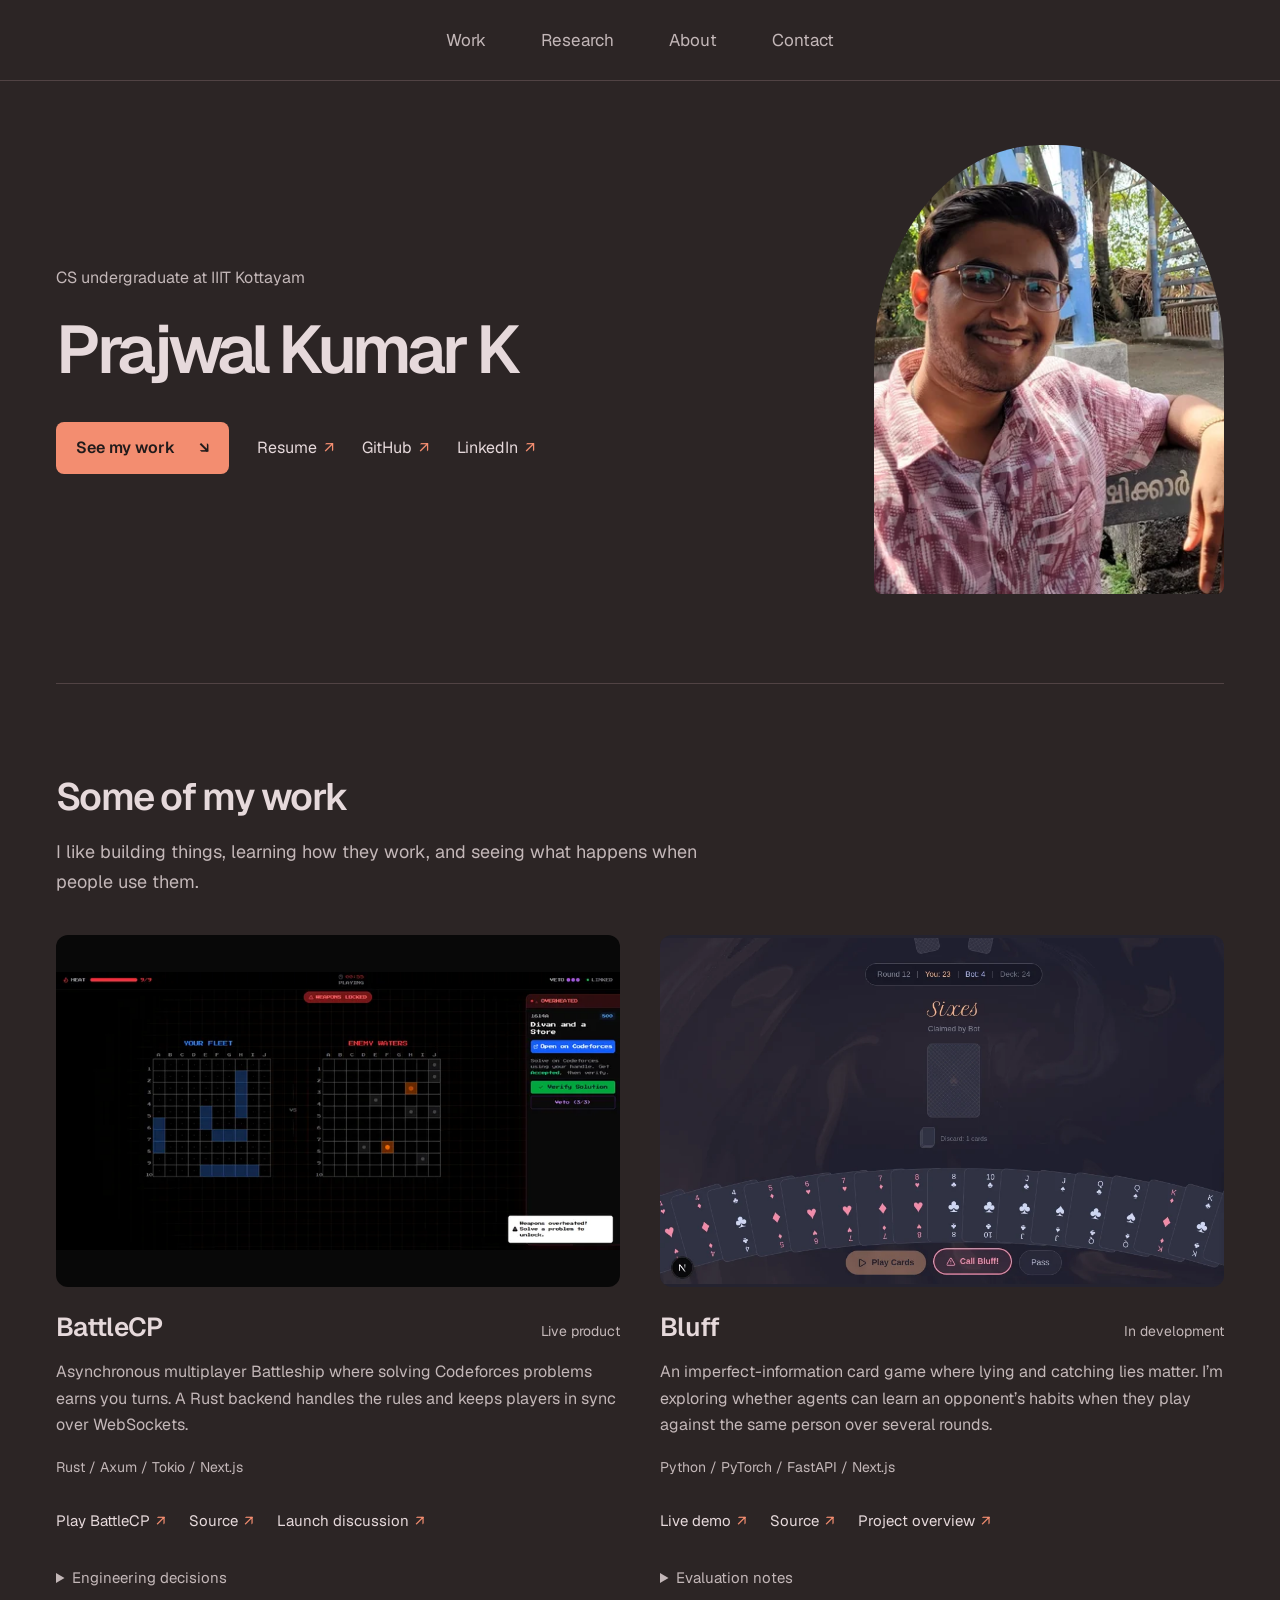
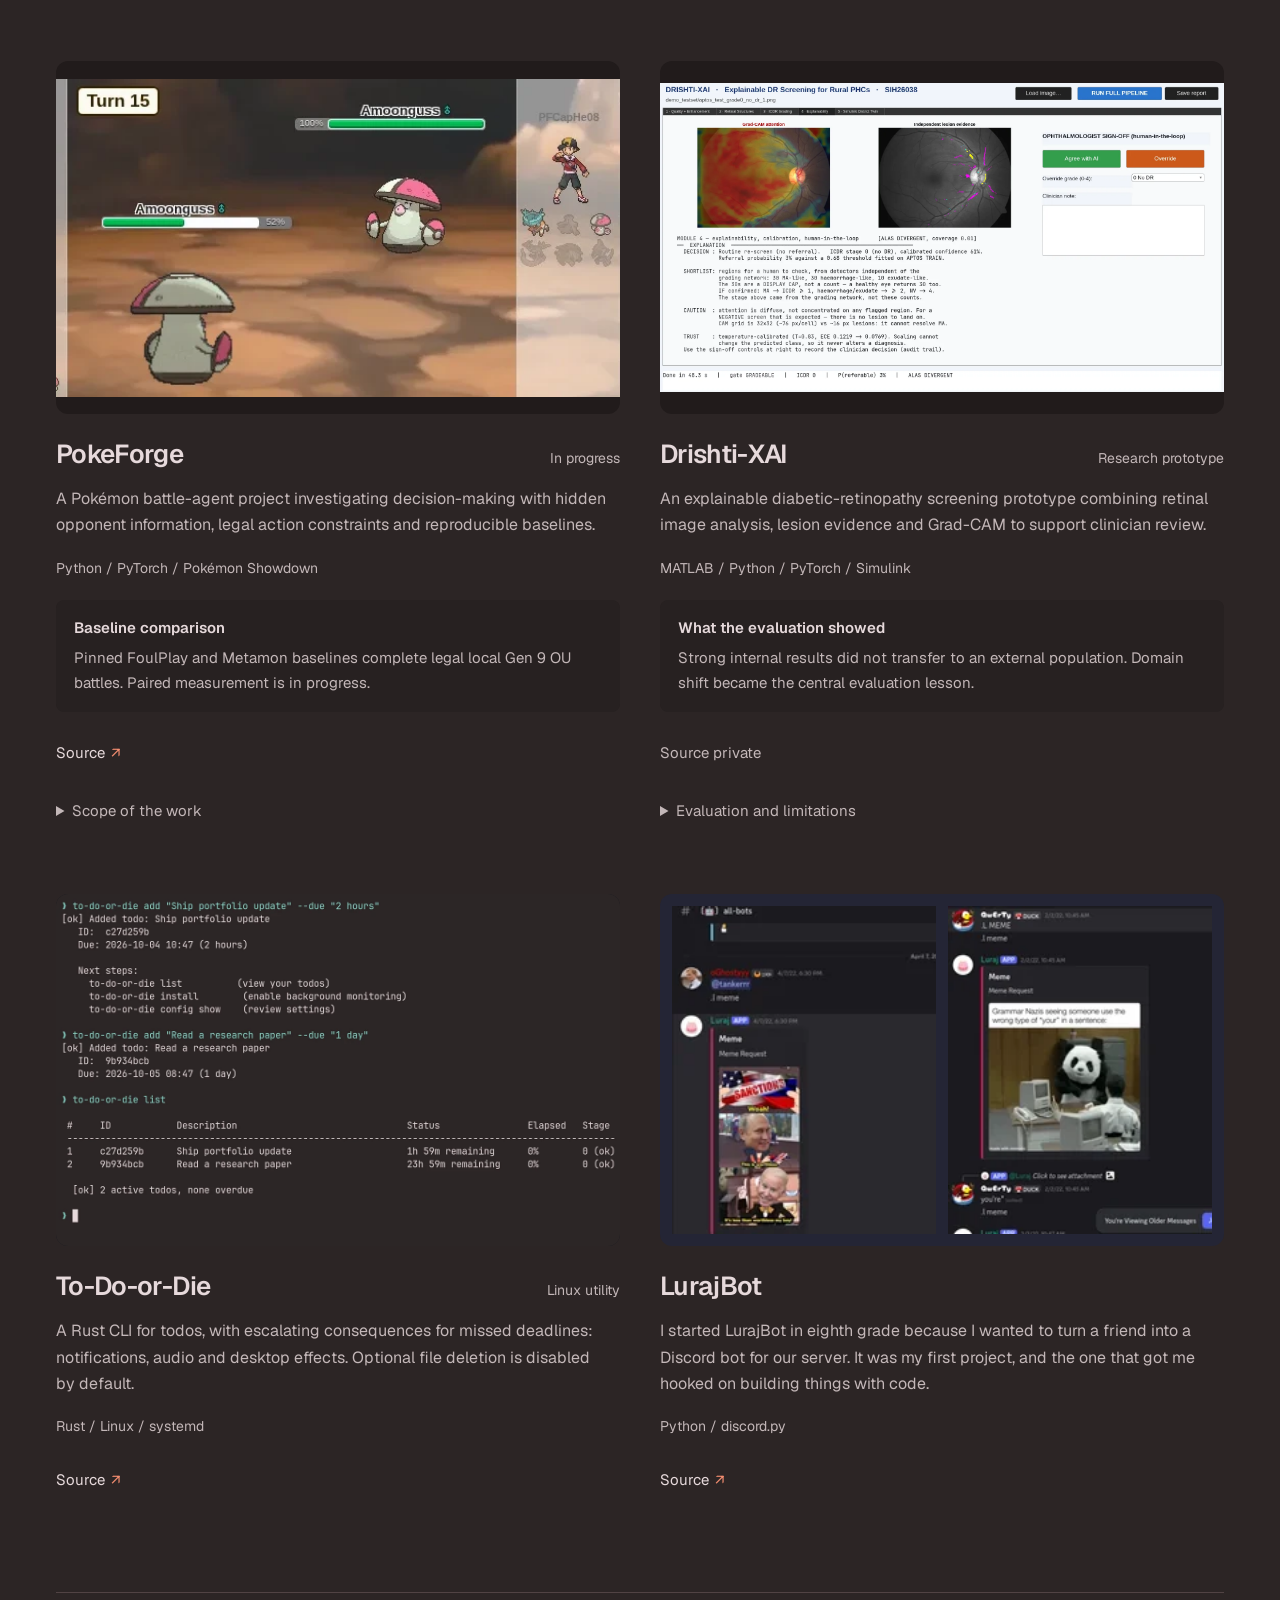
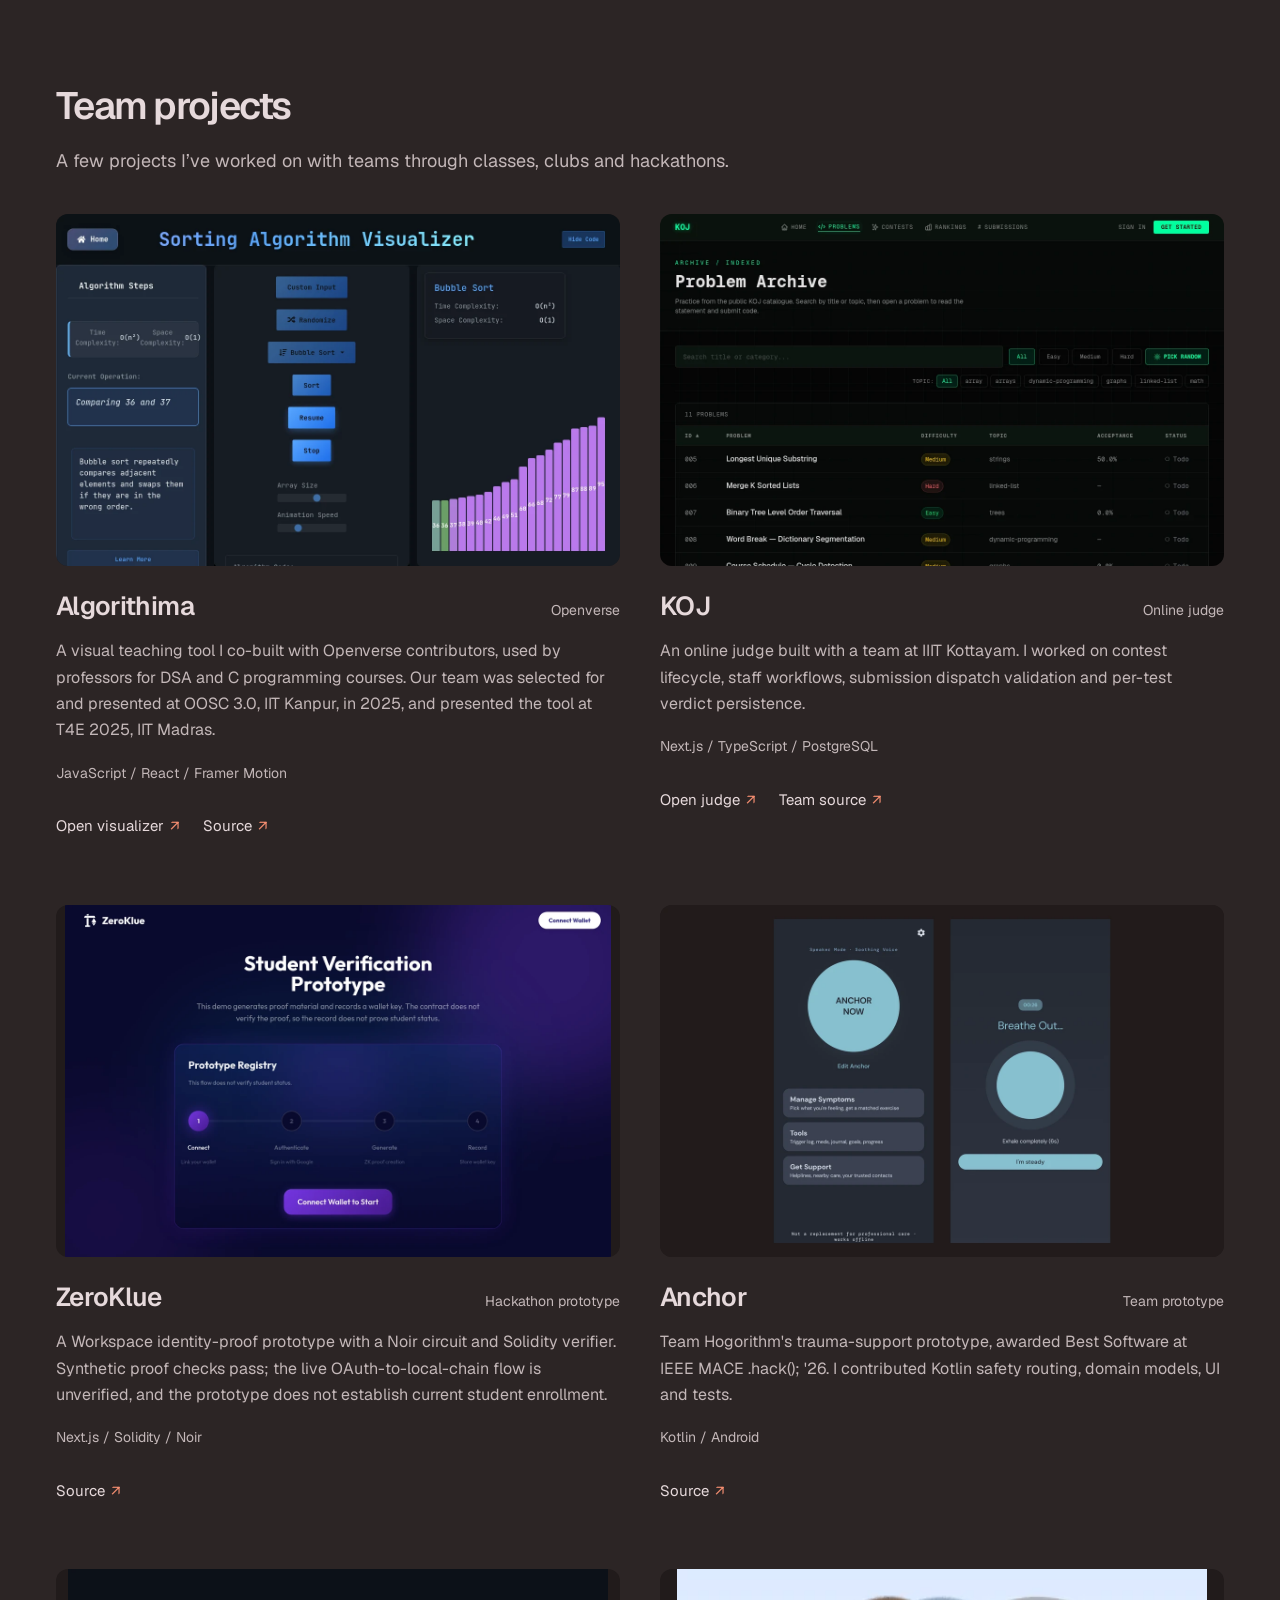
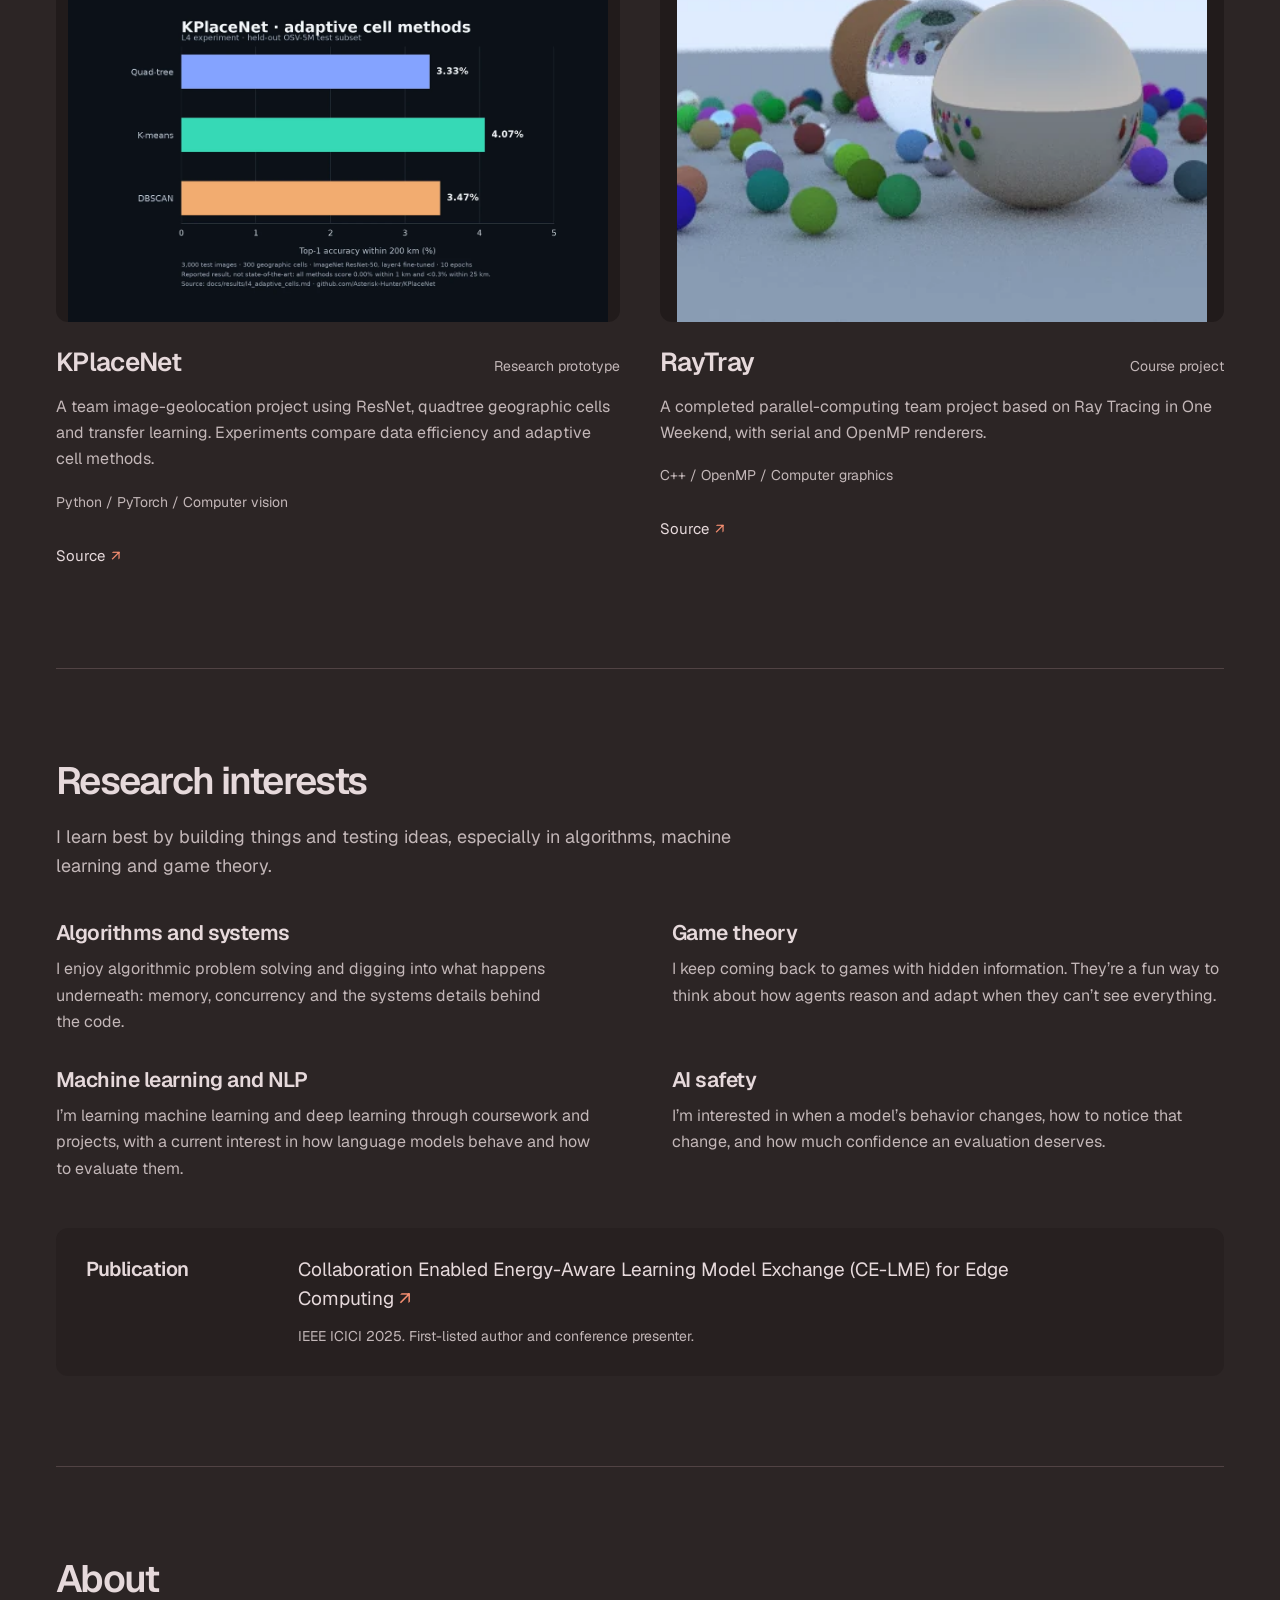
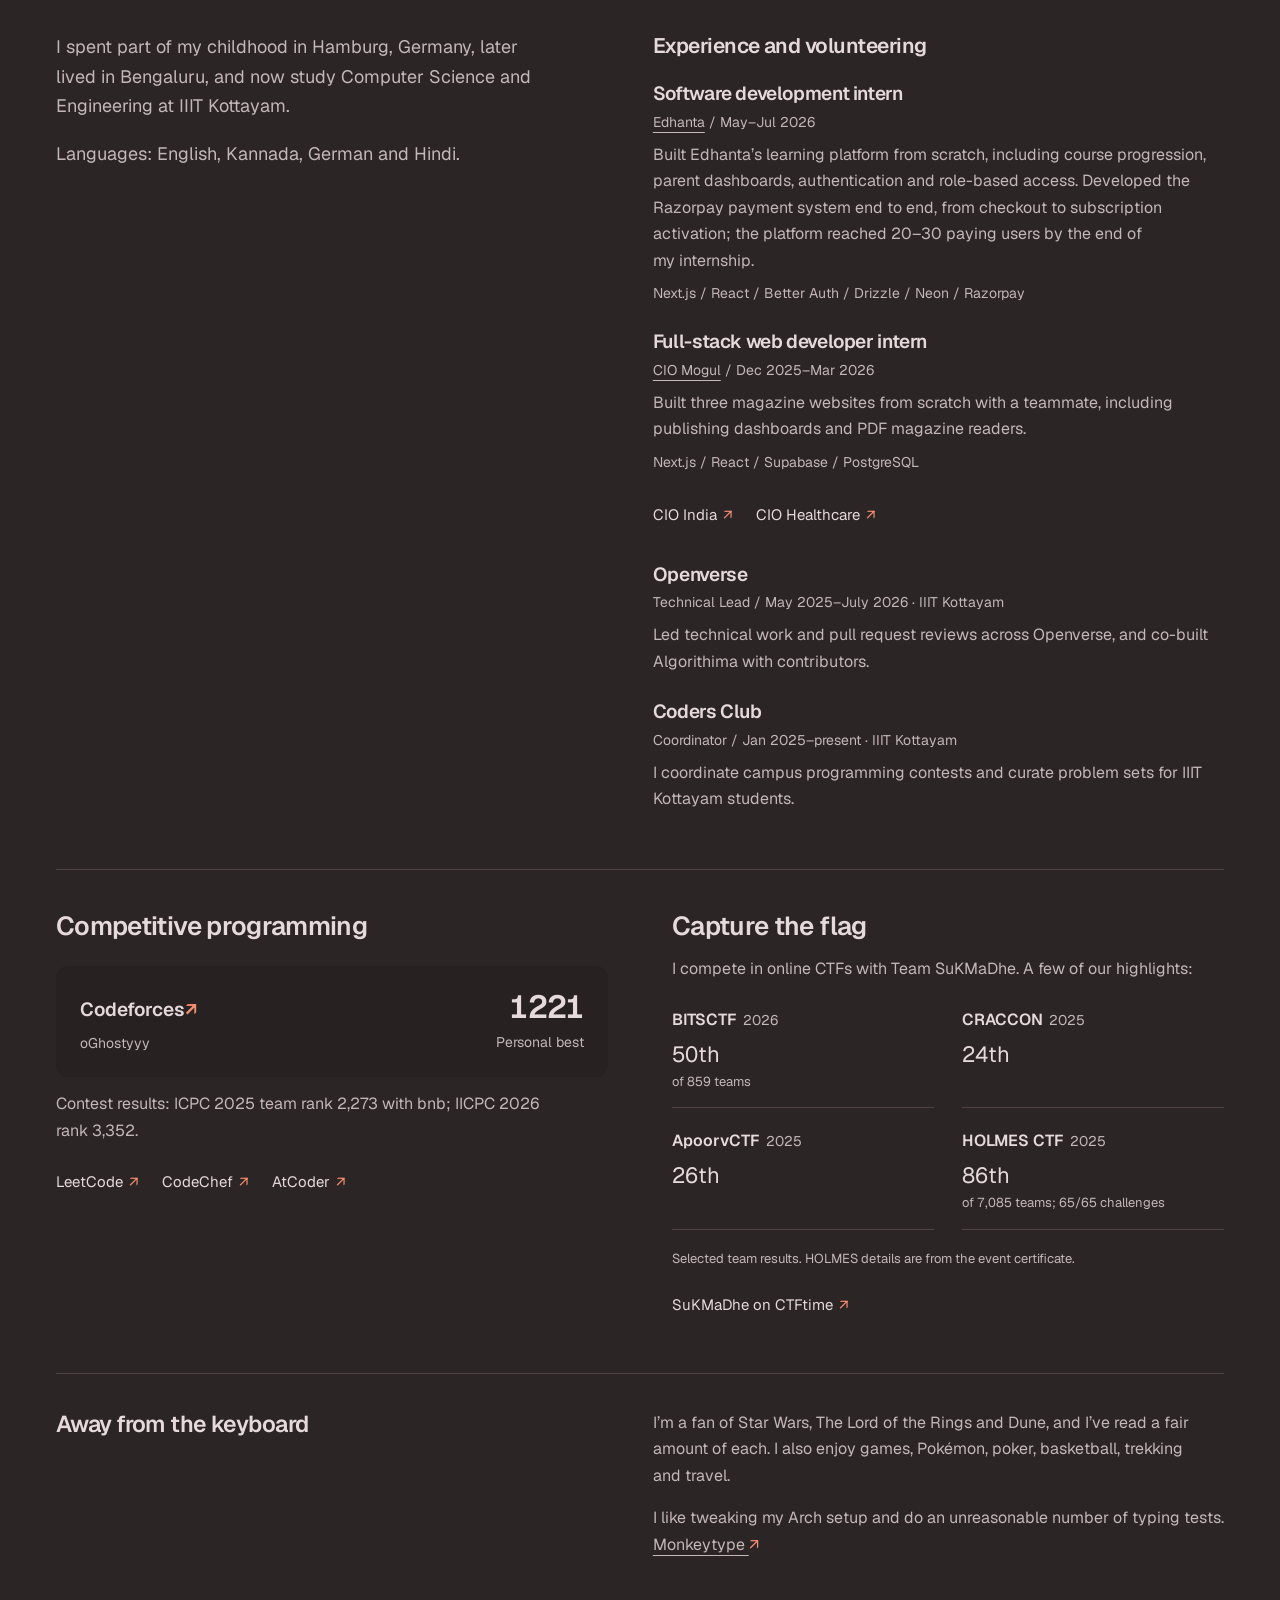
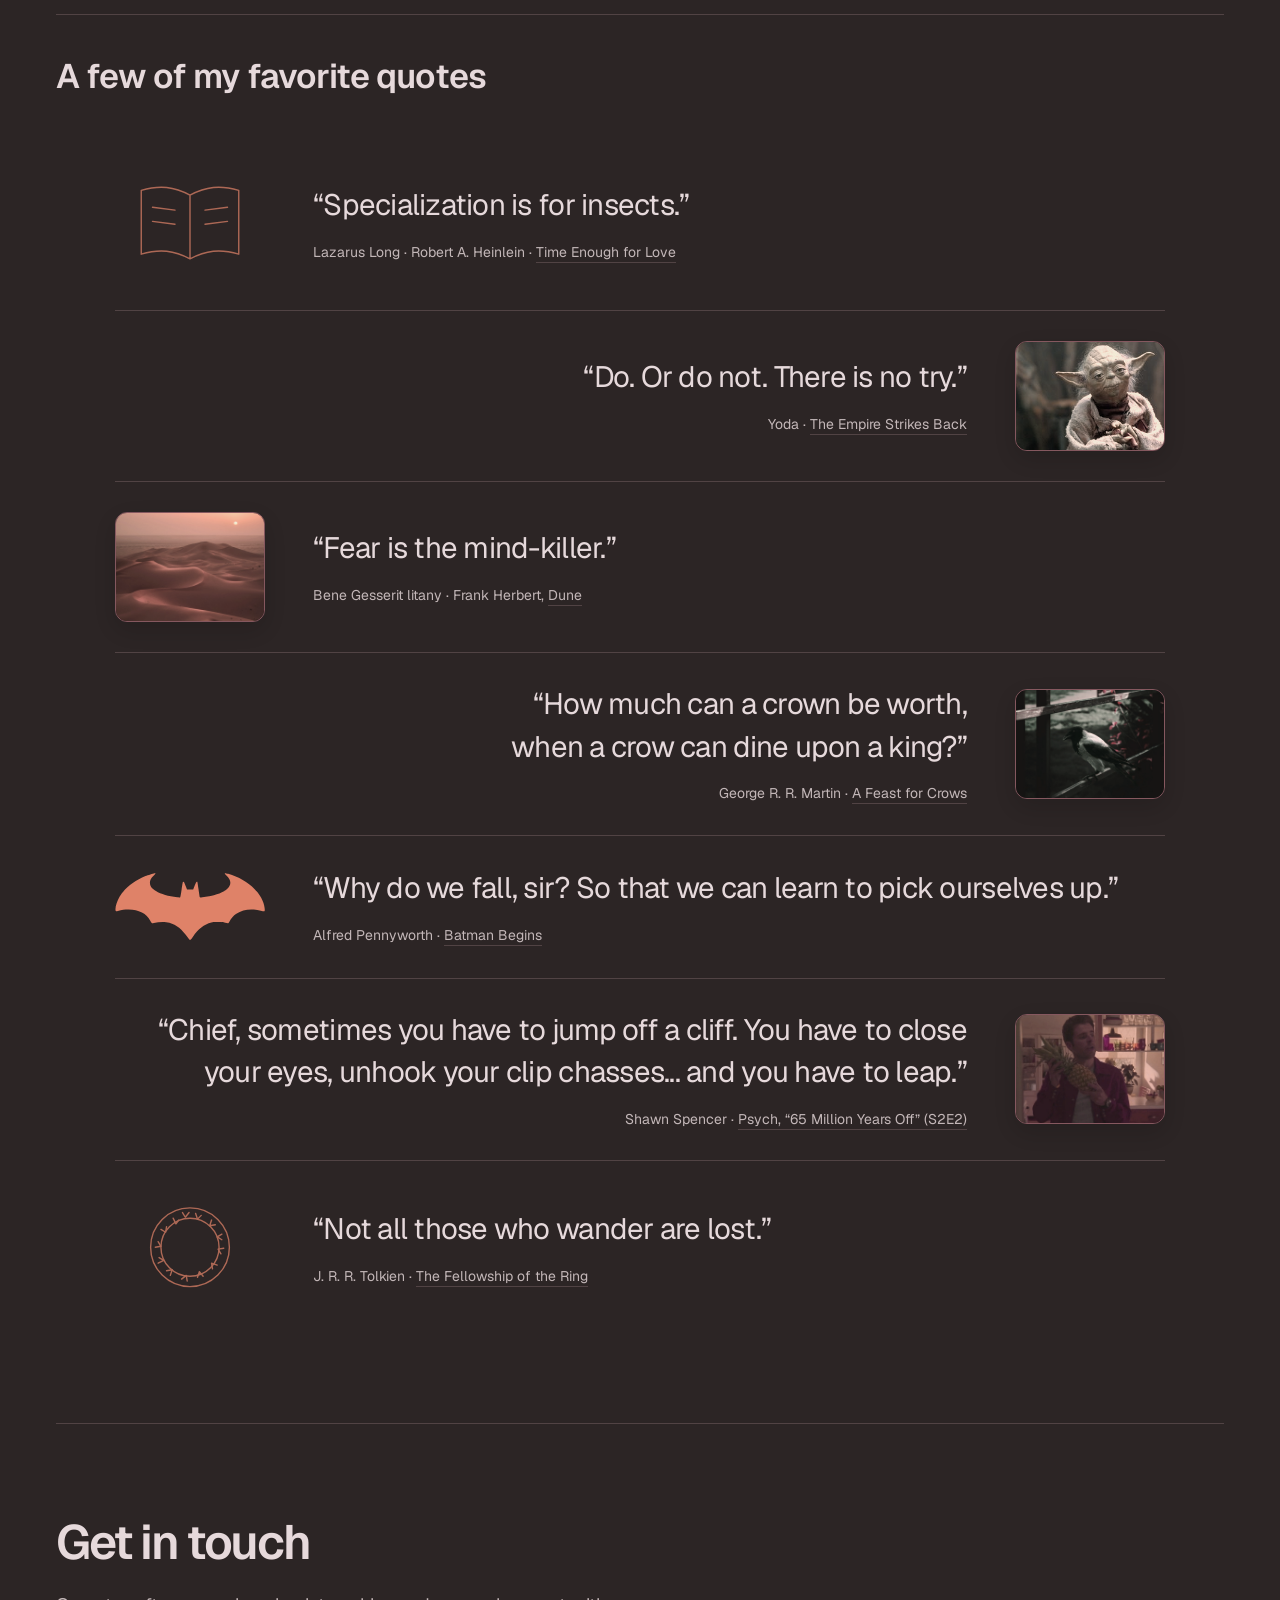
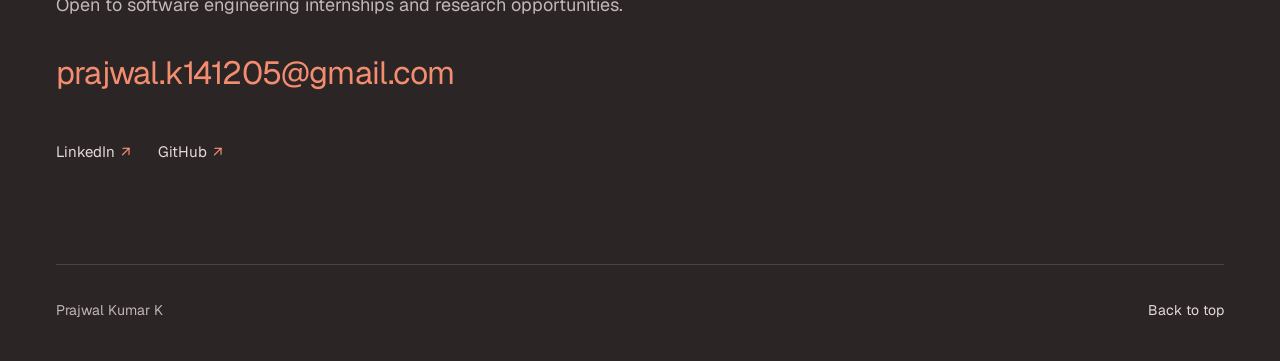
<file: index.html>
<!doctype html>
<html lang="en">
  <head>
    <meta charset="utf-8" />
    <meta name="viewport" content="width=device-width, initial-scale=1" />
    <meta name="theme-color" content="#2c2525" />
    <meta name="description" content="Prajwal Kumar K, CS undergraduate at IIIT Kottayam. Software and research projects across algorithms, systems, game theory and machine learning." />
    <meta property="og:title" content="Prajwal Kumar K | Portfolio" />
    <meta property="og:description" content="Software and research projects across algorithms, systems, games and machine learning." />
    <meta property="og:type" content="website" />
    <meta property="og:url" content="https://prajwal-k-tech.github.io/" />
    <meta property="og:image" content="https://prajwal-k-tech.github.io/assets/social-preview-20261006.png" />
    <meta property="og:image:width" content="1200" />
    <meta property="og:image:height" content="630" />
    <meta property="og:image:alt" content="Prajwal Kumar K: computer science, software, systems and research projects" />
    <meta name="twitter:title" content="Prajwal Kumar K | Portfolio" />
    <meta name="twitter:description" content="Software and research projects across algorithms, systems, games and machine learning." />
    <meta name="twitter:image" content="https://prajwal-k-tech.github.io/assets/social-preview-20261006.png" />
    <meta name="twitter:card" content="summary_large_image" />
    <link rel="canonical" href="https://prajwal-k-tech.github.io/" />
    <title>Hello World</title>
    <link rel="icon" href="assets/favicon.svg?v=20261006-p" type="image/svg+xml" />
    <link rel="icon" href="assets/favicon.png?v=20261006-p" type="image/png" />
    <link rel="preload" href="assets/fonts/geist-regular.woff2" as="font" type="font/woff2" crossorigin />
    <link rel="preload" href="assets/fonts/geist-semibold.woff2" as="font" type="font/woff2" crossorigin />
    <link rel="stylesheet" href="styles.css?v=20261009-2" />
  </head>
  <body>
    <a class="skip" href="#main">Skip to content</a>
    <header class="site-header">
      <nav class="wrap" aria-label="Main navigation">
        <a href="#work">Work</a>
        <a href="#research">Research</a>
        <a href="#about">About</a>
        <a href="#contact">Contact</a>
      </nav>
    </header>
    <main id="main" class="wrap" tabindex="-1">
      <!-- Intro: edit the name, short introduction and primary links here. -->
      <section class="hero" aria-labelledby="intro">
        <div class="hero-content">
          <p class="intro-label">CS undergraduate at IIIT Kottayam</p>
          <h1 id="intro">Prajwal Kumar K</h1>
          <div class="hero-links">
            <a class="button" href="#work">See my work <span aria-hidden="true">↘</span></a>
            <a href="assets/resumes/prajwal-kumar-k-sde-6e27e11866cc.pdf" target="_blank" rel="noopener noreferrer">Resume <span class="external" aria-hidden="true">↗</span></a>
            <a href="https://github.com/Prajwal-k-tech" target="_blank" rel="noopener noreferrer">GitHub <span class="external" aria-hidden="true">↗</span></a>
            <a href="https://www.linkedin.com/in/prajwal-kumar-k-632411307/" target="_blank" rel="noopener noreferrer">LinkedIn <span class="external" aria-hidden="true">↗</span></a>
          </div>
        </div>
        <img class="hero-portrait" src="assets/prajwal-portrait.webp" srcset="assets/prajwal-portrait-360w.webp 360w, assets/prajwal-portrait-480w.webp 480w, assets/prajwal-portrait-600w.webp 600w, assets/prajwal-portrait-900w.webp 900w" sizes="(max-width: 359px) 180px, (max-width: 460px) 50vw, (max-width: 767px) 230px, (max-width: 1023px) 29vw, 350px" alt="Prajwal Kumar K" width="900" height="1150" loading="eager" fetchpriority="high" decoding="async" />
      </section>

      <!-- Featured work: edit each project's image, copy, status and links here. -->
      <section id="work" class="section" aria-labelledby="work-title">
        <h2 id="work-title">Some of my work</h2>
        <p class="section-intro">I like building things, learning how they work, and seeing what happens when people use them.</p>
        <div class="project-grid">
          <article class="project">
            <a class="project-image battlecp-project-image" href="https://battle-cp.tech/" aria-label="Play BattleCP" target="_blank" rel="noopener noreferrer">
              <img src="assets/battlecp-game.webp" alt="A BattleCP match with ships, a Codeforces problem panel and the game board" width="768" height="378" loading="eager" decoding="async" />
            </a>
            <div class="project-heading">
              <h3>BattleCP</h3>
              <span class="status">Live product</span>
            </div>
            <p>
              Asynchronous multiplayer Battleship where solving Codeforces
              problems earns you turns. A Rust backend handles the rules and
              keeps players in sync over WebSockets.
            </p>
            <p class="stack">Rust / Axum / Tokio / Next.js</p>
            <div class="artifact-links">
              <a href="https://battle-cp.tech/" target="_blank" rel="noopener noreferrer">Play BattleCP <span class="external" aria-hidden="true">↗</span></a>
              <a href="https://github.com/Prajwal-k-tech/Battle-CP" target="_blank" rel="noopener noreferrer">Source <span class="external" aria-hidden="true">↗</span></a>
              <a href="https://codeforces.com/blog/entry/152124" target="_blank" rel="noopener noreferrer">Launch discussion <span class="external" aria-hidden="true">↗</span></a>
            </div>
            <details>
              <summary>Engineering decisions</summary>
              <p>
                The server owns game rules and coordinates match state.
                Codeforces submission checks connect programming progress to
                gameplay, while reconnect handling keeps a match recoverable.
                Public launch feedback informs iterations on the rules and
                interface.
              </p>
            </details>
          </article>
          <article class="project">
            <a class="project-image bluff-project-image" href="https://github.com/Prajwal-k-tech/bluff" aria-label="Explore Bluff source" target="_blank" rel="noopener noreferrer">
              <img src="assets/bluff-game.webp" alt="A Bluff game showing the current claim, the player's cards and bluff or pass controls" width="960" height="590" loading="lazy" />
            </a>
            <div class="project-heading">
              <h3>Bluff</h3>
              <span class="status">In development</span>
            </div>
            <p>
              An imperfect-information card game where lying and catching lies
              matter. I’m exploring whether agents can learn an opponent’s
              habits when they play against the same person over several rounds.
            </p>
            <p class="stack">Python / PyTorch / FastAPI / Next.js</p>
            <div class="artifact-links">
              <a href="https://bluff-study.vercel.app/" target="_blank" rel="noopener noreferrer">Live demo <span class="external" aria-hidden="true">↗</span></a>
              <a href="https://github.com/Prajwal-k-tech/bluff" target="_blank" rel="noopener noreferrer">Source <span class="external" aria-hidden="true">↗</span></a>
              <a href="https://github.com/Prajwal-k-tech/bluff#readme" target="_blank" rel="noopener noreferrer">Project overview <span class="external" aria-hidden="true">↗</span></a>
            </div>
            <details>
              <summary>Evaluation notes</summary>
              <p>
                Experiments compare agent variants against scripted opponents
                over seeded matches. The current evaluation is synthetic; human
                play and broader generalization are not established.
              </p>
            </details>
          </article>
          <article class="project">
            <a class="project-image" href="https://github.com/Prajwal-k-tech/PokeForge" aria-label="View PokeForge source" target="_blank" rel="noopener noreferrer">
              <img src="assets/pokeforge-battle.webp" alt="A Pokémon Showdown battle replay showing two active Amoonguss and the battle state" width="550" height="310" loading="lazy" />
            </a>
            <div class="project-heading">
              <h3>PokeForge</h3>
              <span class="status">In progress</span>
            </div>
            <p>
              A Pokémon battle-agent project investigating decision-making with
              hidden opponent information, legal action constraints and
              reproducible baselines.
            </p>
            <p class="stack">Python / PyTorch / Pokémon Showdown</p>
            <div class="finding">
              <strong>Baseline comparison</strong>
              <p>
                Pinned FoulPlay and Metamon baselines complete legal local Gen 9
                OU battles. Paired measurement is in progress.
              </p>
            </div>
            <div class="artifact-links">
              <a href="https://github.com/Prajwal-k-tech/PokeForge" target="_blank" rel="noopener noreferrer">Source <span class="external" aria-hidden="true">↗</span></a>
            </div>
            <details>
              <summary>Scope of the work</summary>
              <p>
                The current focus is reproducible comparison against pinned
                third-party baselines. Competitive strength, benchmark-server
                conformance and public ladder performance have not been
                evaluated.
              </p>
            </details>
          </article>
          <article class="project">
            <figure class="project-image">
              <img src="assets/drishti-xai-prototype.webp" alt="Drishti-XAI's explainability view with Grad-CAM, lesion evidence and clinician review controls" width="1840" height="1010" loading="lazy" />
            </figure>
            <div class="project-heading">
              <h3>Drishti-XAI</h3>
              <span class="status">Research prototype</span>
            </div>
            <p>
              An explainable diabetic-retinopathy screening prototype combining
              retinal image analysis, lesion evidence and Grad-CAM to support
              clinician review.
            </p>
            <p class="stack">MATLAB / Python / PyTorch / Simulink</p>
            <div class="finding">
              <strong>What the evaluation showed</strong>
              <p>
                Strong internal results did not transfer to an external
                population. Domain shift became the central evaluation lesson.
              </p>
            </div>
            <div class="artifact-links"><span>Source private</span></div>
            <details>
              <summary>Evaluation and limitations</summary>
              <p>
                The current MATLAB pipeline reports sensitivity 0.908 and
                specificity 0.877 on a sealed APTOS test split (733 images).
                With its threshold unchanged on Messidor-2, sensitivity falls to
                0.363, specificity is 0.865, and AUC is 0.666. These are
                separate internal and external evaluations, not clinical
                deployment evidence. The repository is private; this summary is
                based on the project's current evaluation reports.
              </p>
              <p>
                Quality gating, vessel/lesion analysis, calibration and Grad-CAM
                support the workflow. Clinician assessment and clinical
                validation remain open.
              </p>
            </details>
          </article>
          <article class="project">
            <a class="project-image terminal-project-image" href="https://github.com/Prajwal-k-tech/to-do-or-die" aria-label="Explore To-Do-or-Die source" target="_blank" rel="noopener noreferrer">
              <img src="assets/to-do-or-die-terminal.webp" alt="To-Do-or-Die running in a terminal, adding a deadline and listing tasks" width="1200" height="750" loading="lazy" />
            </a>
            <div class="project-heading">
              <h3>To-Do-or-Die</h3>
              <span class="status">Linux utility</span>
            </div>
            <p>A Rust CLI for todos, with escalating consequences for missed deadlines: notifications, audio and desktop effects. Optional file deletion is disabled by default.</p>
            <p class="stack">Rust / Linux / systemd</p>
            <div class="artifact-links">
              <a href="https://github.com/Prajwal-k-tech/to-do-or-die" target="_blank" rel="noopener noreferrer">Source <span class="external" aria-hidden="true">↗</span></a>
            </div>
          </article>
          <article class="project">
            <a class="project-image discord-project-image" href="https://github.com/Prajwal-k-tech/LurajBot" aria-label="Explore LurajBot source" target="_blank" rel="noopener noreferrer">
              <span class="discord-capture"><img src="assets/lurajbot-april-2022.png" srcset="assets/lurajbot-april-2022-360w.webp 360w, assets/lurajbot-april-2022-640w.webp 640w" sizes="(max-width: 767px) 40vw, (max-width: 1023px) 28vw, 290px" alt="April 2022 Discord capture of LurajBot replying to a meme command" width="1054" height="677" loading="lazy" decoding="async" /></span>
              <span class="discord-capture"><img src="assets/lurajbot-february-2022.png" srcset="assets/lurajbot-february-2022-360w.webp 360w, assets/lurajbot-february-2022-640w.webp 640w" sizes="(max-width: 767px) 40vw, (max-width: 1023px) 28vw, 290px" alt="February 2022 Discord capture of LurajBot returning a meme in the server" width="1057" height="724" loading="lazy" decoding="async" /></span>
            </a>
            <div class="project-heading">
              <h3>LurajBot</h3>
            </div>
            <p>I started LurajBot in eighth grade because I wanted to turn a friend into a Discord bot for our server. It was my first project, and the one that got me hooked on building things with code.</p>
            <p class="stack">Python / discord.py</p>
            <div class="artifact-links">
              <a href="https://github.com/Prajwal-k-tech/LurajBot" target="_blank" rel="noopener noreferrer">Source <span class="external" aria-hidden="true">↗</span></a>
            </div>
          </article>
        </div>
      </section>

      <!-- Group projects: hackathons, coursework and club work, with team attribution. -->
      <section id="group-work" class="section" aria-labelledby="group-work-title">
        <h2 id="group-work-title">Team projects</h2>
        <p class="section-intro">A few projects I’ve worked on with teams through classes, clubs and hackathons.</p>
        <div class="project-grid">
          <article class="project">
            <a class="project-image" href="https://algorithima.web.app/" aria-label="Open Algorithima" target="_blank" rel="noopener noreferrer">
              <img src="assets/algorithima-visualizer.webp" alt="Algorithima's sorting visualizer showing algorithm steps, controls and an array of bars" width="1200" height="750" loading="lazy" />
            </a>
            <div class="project-heading"><h3>Algorithima</h3><span class="status">Openverse</span></div>
            <p>A visual teaching tool I co-built with Openverse contributors, used by professors for DSA and C programming courses. Our team was selected for and presented at OOSC 3.0, IIT Kanpur, in 2025, and presented the tool at T4E 2025, IIT Madras.</p>
            <p class="stack">JavaScript / React / Framer Motion</p>
            <div class="artifact-links">
              <a href="https://algorithima.web.app/" target="_blank" rel="noopener noreferrer">Open visualizer <span class="external" aria-hidden="true">↗</span></a>
              <a href="https://github.com/Openverse-iiitk/DSA-Website" target="_blank" rel="noopener noreferrer">Source <span class="external" aria-hidden="true">↗</span></a>
            </div>
          </article>
          <article class="project">
            <a class="project-image" href="https://koj-livid.vercel.app/" aria-label="Open KOJ" target="_blank" rel="noopener noreferrer">
              <img src="assets/koj-problems.webp" alt="KOJ's public problem archive with search, topic filters and programming problems" width="1200" height="750" loading="lazy" />
            </a>
            <div class="project-heading"><h3>KOJ</h3><span class="status">Online judge</span></div>
            <p>An online judge built with a team at IIIT Kottayam. I worked on contest lifecycle, staff workflows, submission dispatch validation and per-test verdict persistence.</p>
            <p class="stack">Next.js / TypeScript / PostgreSQL</p>
            <div class="artifact-links">
              <a href="https://koj-livid.vercel.app/" target="_blank" rel="noopener noreferrer">Open judge <span class="external" aria-hidden="true">↗</span></a>
              <a href="https://github.com/Asterisk-Hunter/KOJ" target="_blank" rel="noopener noreferrer">Team source <span class="external" aria-hidden="true">↗</span></a>
            </div>
          </article>
          <article class="project">
            <a class="project-image" href="https://github.com/Prajwal-k-tech/Code-kal" aria-label="Explore ZeroKlue source" target="_blank" rel="noopener noreferrer">
              <img src="assets/zeroklue-prototype.webp" alt="ZeroKlue's local prototype interface for Workspace identity proof generation" width="1200" height="774" loading="lazy" />
            </a>
            <div class="project-heading"><h3>ZeroKlue</h3><span class="status">Hackathon prototype</span></div>
            <p>A Workspace identity-proof prototype with a Noir circuit and Solidity verifier. Synthetic proof checks pass; the live OAuth-to-local-chain flow is unverified, and the prototype does not establish current student enrollment.</p>
            <p class="stack">Next.js / Solidity / Noir</p>
            <div class="artifact-links">
              <a href="https://github.com/Prajwal-k-tech/Code-kal" target="_blank" rel="noopener noreferrer">Source <span class="external" aria-hidden="true">↗</span></a>
            </div>
          </article>
          <article class="project">
            <a class="project-image" href="https://github.com/Prajwal-k-tech/Anchor" aria-label="Explore Anchor source" target="_blank" rel="noopener noreferrer">
              <img src="assets/anchor-app.webp" alt="Actual Anchor Android prototype screens: the ANCHOR NOW home and paced-breathing session" width="1200" height="750" loading="lazy" />
            </a>
            <div class="project-heading"><h3>Anchor</h3><span class="status">Team prototype</span></div>
            <p>Team Hogorithm's trauma-support prototype, awarded Best Software at IEEE MACE .hack(); '26. I contributed Kotlin safety routing, domain models, UI and tests.</p>
            <p class="stack">Kotlin / Android</p>
            <div class="artifact-links">
              <a href="https://github.com/Prajwal-k-tech/Anchor" target="_blank" rel="noopener noreferrer">Source <span class="external" aria-hidden="true">↗</span></a>
            </div>
          </article>
          <article class="project">
            <a class="project-image" href="https://github.com/Asterisk-Hunter/KPlaceNet" aria-label="Explore KPlaceNet source" target="_blank" rel="noopener noreferrer">
              <img src="assets/kplacenet-experiments.webp" alt="Recorded KPlaceNet L4 comparison of geographic cell methods, showing top-1 accuracy within 200 km on a held-out OSV-5M subset" width="1200" height="783" loading="lazy" />
            </a>
            <div class="project-heading"><h3>KPlaceNet</h3><span class="status">Research prototype</span></div>
            <p>A team image-geolocation project using ResNet, quadtree geographic cells and transfer learning. Experiments compare data efficiency and adaptive cell methods.</p>
            <p class="stack">Python / PyTorch / Computer vision</p>
            <div class="artifact-links">
              <a href="https://github.com/Asterisk-Hunter/KPlaceNet" target="_blank" rel="noopener noreferrer">Source <span class="external" aria-hidden="true">↗</span></a>
            </div>
          </article>
          <article class="project">
            <a class="project-image" href="https://github.com/Prajwal-k-tech/RayTray" aria-label="Explore RayTray source" target="_blank" rel="noopener noreferrer">
              <img src="assets/raytray-render.webp" alt="RayTray's rendered scene of diffuse, metal and glass spheres" width="400" height="266" loading="lazy" />
            </a>
            <div class="project-heading"><h3>RayTray</h3><span class="status">Course project</span></div>
            <p>A completed parallel-computing team project based on Ray Tracing in One Weekend, with serial and OpenMP renderers.</p>
            <p class="stack">C++ / OpenMP / Computer graphics</p>
            <div class="artifact-links">
              <a href="https://github.com/Prajwal-k-tech/RayTray" target="_blank" rel="noopener noreferrer">Source <span class="external" aria-hidden="true">↗</span></a>
            </div>
          </article>
        </div>
      </section>

      <!-- Research: genuine interests and the publication, without repeating project descriptions. -->
      <section id="research" class="section" aria-labelledby="research-title">
        <h2 id="research-title"><span id="interests">Research interests</span></h2>
        <p class="section-intro">
          I learn best by building things and testing ideas, especially in
          algorithms, machine learning and game theory.
        </p>
        <div class="questions">
          <article>
            <h3>Algorithms and systems</h3>
            <p>I enjoy algorithmic problem solving and digging into what happens underneath: memory, concurrency and the systems details behind the code.</p>
          </article>
          <article>
            <h3>Game theory</h3>
            <p>I keep coming back to games with hidden information. They’re a fun way to think about how agents reason and adapt when they can’t see everything.</p>
          </article>
          <article>
            <h3>Machine learning and NLP</h3>
            <p>I’m learning machine learning and deep learning through coursework and projects, with a current interest in how language models behave and how to evaluate them.</p>
          </article>
          <article>
            <h3>AI safety</h3>
            <p>I’m interested in when a model’s behavior changes, how to notice that change, and how much confidence an evaluation deserves.</p>
          </article>
        </div>
        <article class="publication" aria-labelledby="publication-title">
          <h3 id="publication-title">Publication</h3>
          <div>
            <p class="publication-title">
              <a href="https://doi.org/10.1109/ICICI65870.2025.11069657" target="_blank" rel="noopener noreferrer">Collaboration Enabled Energy-Aware Learning Model Exchange (CE-LME) for Edge Computing <span class="external" aria-hidden="true">↗</span></a>
            </p>
            <p class="meta">IEEE ICICI 2025. First-listed author and conference presenter.</p>
          </div>
        </article>
      </section>

      <!-- About: background, experience, competitions and personal interests. -->
      <section id="about" class="section" aria-labelledby="about-title">
        <h2 id="about-title">About</h2>
        <div class="about-grid">
          <div class="about-copy">
            <p>I spent part of my childhood in Hamburg, Germany, later lived in Bengaluru, and now study Computer Science and Engineering at IIIT Kottayam.</p>
            <p>Languages: English, Kannada, German and Hindi.</p>
          </div>
          <div class="experience">
            <h3>Experience and volunteering</h3>
            <article>
              <h4>Software development intern</h4>
              <p class="meta"><a href="https://edhanta.in/" target="_blank" rel="noopener noreferrer">Edhanta</a> / May–Jul 2026</p>
              <p>Built Edhanta’s learning platform from scratch, including course progression, parent dashboards, authentication and role-based access. Developed the Razorpay payment system end to end, from checkout to subscription activation; the platform reached 20–30 paying users by the end of my internship.</p>
              <p class="stack">Next.js / React / Better Auth / Drizzle / Neon / Razorpay</p>
            </article>
            <article>
              <h4>Full-stack web developer intern</h4>
              <p class="meta"><a href="https://www.theciomogul.com/" target="_blank" rel="noopener noreferrer">CIO Mogul</a> / Dec 2025–Mar 2026</p>
              <p>Built three magazine websites from scratch with a teammate, including publishing dashboards and PDF magazine readers.</p>
              <p class="stack">Next.js / React / Supabase / PostgreSQL</p>
              <div class="artifact-links">
                <a href="https://www.ciomogulindia.com/" target="_blank" rel="noopener noreferrer">CIO India <span class="external" aria-hidden="true">↗</span></a>
                <a href="https://www.ciohealthcaremagazine.com/" target="_blank" rel="noopener noreferrer">CIO Healthcare <span class="external" aria-hidden="true">↗</span></a>
              </div>
            </article>
            <article>
              <h4>Openverse</h4>
              <p class="meta">Technical Lead / May 2025–July 2026 · IIIT Kottayam</p>
              <p>Led technical work and pull request reviews across Openverse, and co-built Algorithima with contributors.</p>
            </article>
            <article>
              <h4>Coders Club</h4>
              <p class="meta">Coordinator / Jan 2025–present · IIIT Kottayam</p>
              <p>I coordinate campus programming contests and curate problem sets for IIIT Kottayam students.</p>
            </article>
          </div>
        </div>
        <div class="competition-grid">
          <section id="competition" aria-labelledby="competition-title">
            <h3 id="competition-title">Competitive programming</h3>
            <div class="rating-feature">
              <div>
                <a class="rating-provider" href="https://codeforces.com/profile/oGhostyyy" target="_blank" rel="noopener noreferrer">Codeforces <span class="external" aria-hidden="true">↗</span></a>
                <p class="judge-handle">oGhostyyy</p>
              </div>
              <div class="rating-details" aria-live="polite" aria-atomic="true">
                <span class="rating-value" id="cf-rating">1221</span>
                <p class="rating-caption" id="cf-caption">Personal best</p>
              </div>
            </div>
            <p class="competition-intro">Contest results: ICPC 2025 team rank 2,273 with bnb; IICPC 2026 rank 3,352.</p>
            <div class="profile-links" role="group" aria-label="Other competitive programming profiles">
              <a href="https://leetcode.com/u/prajwal_k_k_/" target="_blank" rel="noopener noreferrer">LeetCode <span class="external" aria-hidden="true">↗</span></a>
              <a href="https://www.codechef.com/users/oghostyyy" target="_blank" rel="noopener noreferrer">CodeChef <span class="external" aria-hidden="true">↗</span></a>
              <a href="https://atcoder.jp/users/oGhostyyy" target="_blank" rel="noopener noreferrer">AtCoder <span class="external" aria-hidden="true">↗</span></a>
            </div>
          </section>
          <section id="security" aria-labelledby="security-title">
            <h3 id="security-title">Capture the flag</h3>
            <p class="security-intro">I compete in online CTFs with Team SuKMaDhe. A few of our highlights:</p>
            <div class="ctf-results" role="group" aria-label="Selected SuKMaDhe team results">
              <a class="ctf-result" href="https://ctftime.org/event/3122" target="_blank" rel="noopener noreferrer">
                <span class="ctf-event">BITSCTF</span><span class="ctf-year">2026</span>
                <span class="ctf-place">50th<span class="ctf-field">of 859 teams</span></span>
              </a>
              <a class="ctf-result" href="https://ctftime.org/event/2879" target="_blank" rel="noopener noreferrer">
                <span class="ctf-event">CRACCON</span><span class="ctf-year">2025</span>
                <span class="ctf-place">24th</span>
              </a>
              <a class="ctf-result" href="https://ctftime.org/event/2638" target="_blank" rel="noopener noreferrer">
                <span class="ctf-event">ApoorvCTF</span><span class="ctf-year">2025</span>
                <span class="ctf-place">26th</span>
              </a>
              <div class="ctf-result">
                <span class="ctf-event">HOLMES CTF</span><span class="ctf-year">2025</span>
                <span class="ctf-place">86th<span class="ctf-field">of 7,085 teams; 65/65 challenges</span></span>
              </div>
            </div>
            <p class="ctf-note">Selected team results. HOLMES details are from the event certificate.</p>
            <a class="security-profile-link" href="https://ctftime.org/team/368738/" target="_blank" rel="noopener noreferrer">SuKMaDhe on CTFtime <span class="external" aria-hidden="true">↗</span></a>
          </section>
        </div>
        <div class="outside">
          <h3>Away from the keyboard</h3>
          <div class="outside-copy">
            <p>I’m a fan of Star Wars, The Lord of the Rings and Dune, and I’ve read a fair amount of each. I also enjoy games, Pokémon, poker, basketball, trekking and travel.</p>
            <p>I like tweaking my Arch setup and do an unreasonable number of typing tests. <a href="https://monkeytype.com/profile/oGhostyyy" target="_blank" rel="noopener noreferrer">Monkeytype <span class="external" aria-hidden="true">↗</span></a></p>
          </div>
        </div>

        <section id="quotes" class="quotes" aria-labelledby="quotes-title">
          <h3 id="quotes-title">A few of my favorite quotes</h3>
          <div class="quote-list">
            <figure class="quote">
              <svg class="quote-art" viewBox="0 0 160 120" aria-hidden="true"><path d="M28 25c20-6 35-4 52 5 17-9 32-11 52-5v68c-20-6-35-4-52 5-17-9-32-11-52-5Z M80 30v68 M40 43l24 3 M40 58l24 3 M96 46l24-3 M96 61l24-3" /></svg>
              <div><blockquote cite="https://en.wikiquote.org/wiki/Time_Enough_for_Love"><p>“Specialization is for insects.”</p></blockquote><figcaption>Lazarus Long · Robert A. Heinlein · <a href="https://en.wikiquote.org/wiki/Time_Enough_for_Love" target="_blank" rel="noopener noreferrer"><cite>Time Enough for Love</cite></a></figcaption></div>
            </figure>
            <figure class="quote">
              <a class="quote-art-link quote-photo-link" href="https://www.starwars.com/databank/yoda" target="_blank" rel="noopener noreferrer" aria-label="Yoda photo from the Star Wars Databank, opens in a new tab"><img class="quote-art quote-photo" src="assets/yoda-databank.jpeg" alt="Yoda from the Star Wars Databank" width="320" height="180" loading="lazy" /></a>
              <div><blockquote cite="https://www.starwars.com/news/empire-at-40-teaching-with-star-wars-the-wisdom-of-do-or-do-not"><p>“Do. Or do not. There is no try.”</p></blockquote><figcaption>Yoda · <a href="https://www.starwars.com/news/empire-at-40-teaching-with-star-wars-the-wisdom-of-do-or-do-not" target="_blank" rel="noopener noreferrer"><cite>The Empire Strikes Back</cite></a></figcaption></div>
            </figure>
            <figure class="quote">
              <a class="quote-art-link quote-photo-link" href="https://unsplash.com/photos/the-sun-is-setting-over-the-sand-dunes-VIMZjYzaHhc" target="_blank" rel="noopener noreferrer" aria-label="Photo by Amine M'siouri on Unsplash, opens in a new tab"><img class="quote-art quote-photo" src="assets/quote-dune-unsplash.jpg" alt="Rolling sand dunes beneath the setting sun" width="640" height="480" loading="lazy" /></a>
              <div><blockquote cite="https://penguinrandomhouselibrary.com/book/?isbn=9780593099322"><p>“Fear is the mind-killer.”</p></blockquote><figcaption>Bene Gesserit litany · Frank Herbert, <a href="https://penguinrandomhouselibrary.com/book/?isbn=9780593099322" target="_blank" rel="noopener noreferrer"><cite>Dune</cite></a></figcaption></div>
            </figure>
            <figure class="quote">
              <a class="quote-art-link quote-photo-link" href="https://unsplash.com/photos/a-crow-perched-on-a-wooden-railing-outdoors-F60OzxV50bQ" target="_blank" rel="noopener noreferrer" aria-label="Photo by Aleksandar Radeski on Unsplash, opens in a new tab"><img class="quote-art quote-photo" src="assets/quote-feast-unsplash.jpg" alt="A hooded crow perched on a railing" width="640" height="480" loading="lazy" /></a>
              <div><blockquote cite="https://en.wikiquote.org/wiki/A_Song_of_Ice_and_Fire#A_Feast_for_Crows_(2005)"><p>“How much can a crown be worth, when a crow can dine upon a king?”</p></blockquote><figcaption>George R. R. Martin · <a href="https://en.wikiquote.org/wiki/A_Song_of_Ice_and_Fire#A_Feast_for_Crows_(2005)" target="_blank" rel="noopener noreferrer"><cite>A Feast for Crows</cite></a></figcaption></div>
            </figure>
            <figure class="quote">
              <a class="quote-art-link quote-mark-link" href="https://commons.wikimedia.org/wiki/File:Batman_logo_(solid_black_silhouette).svg" target="_blank" rel="noopener noreferrer" aria-label="Batman emblem from Wikimedia Commons, public-domain geometric logo, opens in a new tab"><img class="quote-art quote-batman-mark" src="assets/batman-solid-commons.svg" alt="Classic Batman emblem" width="600" height="271" /></a>
              <div><blockquote cite="https://www.springfieldspringfield.co.uk/movie_script.php?movie=batman-begins"><p>“Why do we fall, sir? So that we can learn to pick ourselves up.”</p></blockquote><figcaption>Alfred Pennyworth · <a href="https://www.springfieldspringfield.co.uk/movie_script.php?movie=batman-begins" target="_blank" rel="noopener noreferrer"><cite>Batman Begins</cite></a></figcaption></div>
            </figure>
            <figure class="quote">
              <a class="quote-art-link quote-photo-link" href="https://www.unsupervisednerds.com/reads-full/2025/3/9/structuring-the-pilot-psych" target="_blank" rel="noopener noreferrer" aria-label="Psych pilot still of Shawn Spencer holding a pineapple, shown in Unsupervised Nerds' pilot analysis; opens in a new tab"><img class="quote-art quote-photo" src="assets/quote-psych-pilot.webp" alt="Shawn Spencer holding a pineapple in the Psych pilot" width="813" height="455" loading="lazy" /></a>
              <div><blockquote cite="https://transcripts.foreverdreaming.org/viewtopic.php?p=176383"><p>“Chief, sometimes you have to jump off a cliff. You have to close your eyes, unhook your clip chasses... and you have to leap.”</p></blockquote><figcaption>Shawn Spencer · <a href="https://transcripts.foreverdreaming.org/viewtopic.php?p=176383" target="_blank" rel="noopener noreferrer"><cite>Psych</cite>, “65 Million Years Off” (S2E2)</a></figcaption></div>
            </figure>
            <figure class="quote">
              <svg class="quote-art" viewBox="0 0 160 120" aria-hidden="true"><ellipse cx="80" cy="60" rx="42" ry="42" /><ellipse cx="80" cy="60" rx="31" ry="31" /><path d="m72 23 3 5 4-5 M86 24l2 6 4-4 M103 31l-2 6 6-1 M114 46l-5 3 5 3 M116 61l-6 1 3 5 M109 79l-6-2 1 6 M94 91l-4-5-2 6 M77 96l-1-6-5 4 M59 90l2-6-6 1 M46 77l6-3-5-3 M43 60l6-1-3-5 M49 41l5 3 1-6 M62 29l3 6 3-4" /></svg>
              <div><blockquote cite="https://en.wikiquote.org/wiki/The_Fellowship_of_the_Ring"><p>“Not all those who wander are lost.”</p></blockquote><figcaption>J. R. R. Tolkien · <a href="https://en.wikiquote.org/wiki/The_Fellowship_of_the_Ring" target="_blank" rel="noopener noreferrer"><cite>The Fellowship of the Ring</cite></a></figcaption></div>
            </figure>
          </div>
        </section>
      </section>

      <section id="contact" class="section contact" aria-labelledby="contact-title">
        <h2 id="contact-title">Get in touch</h2>
        <p>Open to software engineering internships and research opportunities.</p>
        <a class="contact-email" href="mailto:prajwal.k141205@gmail.com">prajwal.k141205@gmail.com</a>
        <div class="contact-links">
          <a href="https://www.linkedin.com/in/prajwal-kumar-k-632411307/" target="_blank" rel="noopener noreferrer">LinkedIn <span class="external" aria-hidden="true">↗</span></a>
          <a href="https://github.com/Prajwal-k-tech" target="_blank" rel="noopener noreferrer">GitHub <span class="external" aria-hidden="true">↗</span></a>
        </div>
      </section>


    </main>
    <footer class="wrap">
      <p>Prajwal Kumar K</p>
      <a href="#main">Back to top</a>
    </footer>
    <script src="profiles.js?v=20261004-4" defer></script>
    <script src="site.js?v=20261004-4" defer></script>
  </body>
</html>
</file>
<file: styles.css>
@font-face {
  font-family: Geist;
  src: url("assets/fonts/geist-regular.woff2") format("woff2");
  font-weight: 400;
  font-style: normal;
  font-display: swap;
}
@font-face {
  font-family: Geist;
  src: url("assets/fonts/geist-semibold.woff2") format("woff2");
  font-weight: 600;
  font-style: normal;
  font-display: swap;
}
:root {
  color-scheme: dark;
  --canvas: #2c2525;
  --deep: #211b1b;
  --text: #e6d9db;
  --secondary: #c3b7b8;
  --accent: #f38d70;
  --rule: #514344;
  --radius: 12px;
  --space-section: clamp(64px, 7vw, 100px);
}
* { box-sizing: border-box; }
html { scroll-padding-top: 108px; }
body {
  margin: 0;
  background: var(--canvas);
  color: var(--text);
  font-family: Geist, Arial, sans-serif;
  font-size: 16px;
  line-height: 1.65;
  -webkit-font-smoothing: antialiased;
}
::selection { background: var(--accent); color: var(--deep); }
a { color: inherit; text-decoration-thickness: 1px; text-underline-offset: 5px; }
a:hover { color: var(--accent); }
a:focus-visible, summary:focus-visible {
  outline: 2px solid var(--accent);
  outline-offset: 5px;
  border-radius: 3px;
}
p { margin: 0; color: var(--secondary); text-wrap: pretty; }
h1, h2, h3, h4 { margin: 0; font-weight: 600; text-wrap: balance; }
h1 { font-size: clamp(48px, 5.25vw, 76px); line-height: 1.08; letter-spacing: -0.065em; }
h2 { font-size: clamp(30px, 3vw, 38px); line-height: 1.2; letter-spacing: -0.045em; }
h3 { font-size: 23px; line-height: 1.3; letter-spacing: -0.025em; }
h4 { font-size: 19px; line-height: 1.35; letter-spacing: -0.02em; }
.wrap { width: min(1280px, calc(100% - 112px)); margin-inline: auto; }
.skip {
  position: fixed;
  left: 16px;
  top: -80px;
  background: var(--accent);
  color: var(--deep);
  padding: 12px 16px;
  z-index: 3;
}
.skip:focus { top: 10px; }

/* Navigation has one job; the hero already introduces Prajwal. */
.site-header { position: sticky; top: 0; z-index: 2; background: var(--canvas); border-bottom: 1px solid var(--rule); }
.site-header nav {
  min-height: 80px;
  display: flex;
  justify-content: center;
  align-items: center;
  gap: clamp(24px, 4vw, 52px);
}
.site-header a {
  position: relative;
  display: inline-flex;
  min-height: 48px;
  align-items: center;
  padding: 4px 2px;
  font-size: 17px;
  line-height: 1.3;
  color: var(--secondary);
  text-decoration: none;
}
.site-header a:hover, .site-header a[aria-current="location"] { color: var(--text); }
.site-header a::after {
  content: "";
  position: absolute;
  bottom: 3px;
  left: 2px;
  right: 2px;
  height: 2px;
  background: var(--accent);
  transform: scaleX(0);
  transform-origin: left;
}
.site-header a:hover::after, .site-header a[aria-current="location"]::after { transform: scaleX(1); }
.hero {
  display: grid;
  grid-template-columns: minmax(0, 1fr) minmax(260px, 350px);
  gap: clamp(48px, 7vw, 100px);
  align-items: center;
  padding: clamp(48px, 5vw, 76px) 0 clamp(72px, 7vw, 104px);
}
.hero-content { min-width: 0; }
.intro-label { margin-bottom: 22px; font-size: 16px; }
.hero-portrait {
  display: block;
  width: 100%;
  aspect-ratio: 0.78;
  height: auto;
  object-fit: cover;
  object-position: center;
  border-radius: 48% 48% 8px 8px;
  background: var(--deep);
}
.hero-links { display: flex; flex-wrap: wrap; align-items: center; gap: 16px 28px; margin-top: 36px; font-size: 16px; }
.hero-links > a:not(.button) {
  display: inline-flex;
  align-items: center;
  min-height: 48px;
  gap: 7px;
  text-decoration: none;
}
.external { display: inline-block; color: var(--accent); }
.button {
  display: inline-flex;
  min-height: 52px;
  align-items: center;
  justify-content: center;
  gap: 24px;
  background: var(--accent);
  color: var(--deep);
  padding: 13px 20px;
  border-radius: 8px;
  font-weight: 600;
  text-decoration: none;
  white-space: nowrap;
}
.button:hover { color: var(--deep); background: #f8a788; }
.button:active { transform: translateY(1px); }
.section { padding: var(--space-section) 0; border-top: 1px solid var(--rule); scroll-margin-top: 0; }
.section-intro { max-width: 58ch; margin-top: 18px; font-size: 18px; }

/* All actual project captures share a frame without cropping away the UI. */
.project-grid { display: grid; grid-template-columns: repeat(2, minmax(0, 1fr)); gap: 56px 40px; margin-top: 38px; }
.project { min-width: 0; display: flex; flex-direction: column; align-items: stretch; }
.project-image {
  display: block;
  width: 100%;
  margin: 0 0 24px;
  aspect-ratio: 1.6;
  border-radius: var(--radius);
  overflow: hidden;
  background: var(--deep);
}
.project-image img { width: 100%; height: 100%; object-fit: contain; display: block; }
.battlecp-project-image { background: #080808; }
.bluff-project-image { background: #242330; }
.project-heading { display: flex; align-items: baseline; justify-content: space-between; flex-wrap: wrap; gap: 6px 16px; margin-bottom: 14px; }
.project-heading h3 { font-size: 26px; }
.status { font-size: 14px; color: var(--secondary); }
.project > p { max-width: 60ch; }
.stack { margin-top: 18px; font-size: 14px; }
.artifact-links { display: flex; flex-wrap: wrap; gap: 8px 24px; margin-top: 20px; font-size: 15px; }
.artifact-links a, .artifact-links > span { display: inline-flex; align-items: center; gap: 6px; min-height: 44px; text-decoration: none; }
.artifact-links > span { color: var(--secondary); }
.artifact-links a:hover { text-decoration: underline; }
.finding {
  margin-top: 20px;
  padding: 16px 18px;
  background: color-mix(in srgb, var(--deep) 42%, transparent);
  border-radius: 8px;
  font-size: 15px;
}
.finding strong { display: block; margin-bottom: 6px; font-size: 15px; font-weight: 600; }
details { margin-top: 18px; font-size: 15px; }
summary { width: fit-content; min-height: 44px; padding: 5px 0; color: var(--secondary); cursor: pointer; }
summary:hover, details[open] summary { color: var(--text); }
details p { margin-top: 10px; max-width: 65ch; }
.terminal-project-image { background: #161820; }
.discord-project-image { display: grid; grid-template-columns: repeat(2, minmax(0, 1fr)); gap: 12px; padding: 12px; background: #242535; }
.discord-capture { display: block; min-width: 0; height: 100%; overflow: hidden; }
.discord-capture img { width: auto; height: 100%; max-width: none; }

.questions { display: grid; grid-template-columns: repeat(2, minmax(0, 1fr)); gap: 30px 64px; margin-top: 38px; }
.questions h3 { margin-bottom: 10px; font-size: 21px; }
.questions p { max-width: 55ch; }
.publication {
  display: grid;
  grid-template-columns: 180px minmax(0, 1fr);
  gap: 32px;
  margin-top: 46px;
  padding: 28px 30px;
  background: color-mix(in srgb, var(--deep) 46%, transparent);
  border-radius: var(--radius);
}
.publication h3 { font-size: 20px; }
.publication-title { max-width: 60ch; font-size: 19px; line-height: 1.5; }
.publication-title a { color: var(--text); text-decoration: none; }
.publication-title a:hover { text-decoration: underline; }
.publication .meta { margin-top: 12px; }
.meta { color: var(--secondary); font-size: 14px; }

.about-grid { display: grid; grid-template-columns: minmax(0, 0.95fr) minmax(0, 1.05fr); gap: 80px; margin-top: 30px; }
.about-copy { max-width: 42ch; font-size: 18px; }
.about-copy p + p { margin-top: 18px; }
.experience > h3 { font-size: 21px; margin-bottom: 22px; }
.experience article + article { margin-top: 24px; }
.experience article > p { margin-top: 8px; }
.experience article > .meta { margin-top: 4px; }
.competition-grid { display: grid; grid-template-columns: repeat(2, minmax(0, 1fr)); gap: 64px; margin-top: 56px; padding-top: 40px; border-top: 1px solid var(--rule); }
.competition-grid section { min-width: 0; }
.competition-grid h3 { font-size: 26px; line-height: 1.25; }
.competition-intro, .security-intro { margin-top: 14px; max-width: 55ch; }
.rating-feature {
  display: flex;
  align-items: center;
  justify-content: space-between;
  flex-wrap: wrap;
  gap: 20px;
  margin-top: 24px;
  padding: 22px 24px;
  background: color-mix(in srgb, var(--deep) 42%, transparent);
  border-radius: var(--radius);
}
.rating-provider { display: inline-flex; min-height: 44px; align-items: center; width: fit-content; padding: 4px 0; font-size: 19px; font-weight: 600; text-decoration: none; }
.judge-handle { font-size: 14px; }
.rating-details { flex: 1; min-width: 0; text-align: right; }
.rating-value { display: block; font-size: 32px; font-weight: 600; line-height: 1.15; letter-spacing: -0.04em; font-variant-numeric: tabular-nums; }
.rating-caption { margin-top: 5px; font-size: 14px; white-space: pre-line; }
.profile-links { display: flex; flex-wrap: wrap; gap: 8px 24px; margin-top: 16px; }
.profile-links a, .security-profile-link { display: inline-flex; align-items: center; gap: 6px; min-height: 44px; font-size: 15px; text-decoration: none; }
.security-profile-link { margin-top: 14px; }
.profile-links a:hover, .security-profile-link:hover { text-decoration: underline; }
.ctf-results { display: grid; grid-template-columns: repeat(2, minmax(0, 1fr)); gap: 20px 28px; margin: 24px 0 18px; }
.ctf-result { display: block; min-width: 0; padding: 0 0 16px; border-bottom: 1px solid var(--rule); color: var(--text); text-decoration: none; }
.ctf-event { font-weight: 600; font-size: 16px; }
.ctf-year { margin-left: 6px; color: var(--secondary); font-size: 14px; }
.ctf-place { display: block; margin-top: 7px; font-size: 22px; line-height: 1.3; font-variant-numeric: tabular-nums; }
.ctf-field { display: block; margin-top: 3px; color: var(--secondary); font-size: 13px; line-height: 1.5; }
.ctf-note { font-size: 13px; }
.outside { display: grid; grid-template-columns: minmax(0, 0.95fr) minmax(0, 1.05fr); gap: 80px; margin-top: 46px; padding-top: 36px; border-top: 1px solid var(--rule); }
.outside h3 { font-size: 23px; }
.outside-copy { max-width: 55ch; }
.outside-copy p + p { margin-top: 16px; }
.contact h2 { font-size: clamp(34px, 4vw, 48px); letter-spacing: -0.05em; }
.contact > p { max-width: 50ch; margin: 18px 0 24px; font-size: 18px; }
.contact-email { display: inline-block; padding: 4px 0; font-size: clamp(19px, 2.5vw, 32px); letter-spacing: -0.025em; color: var(--accent); text-decoration: none; overflow-wrap: anywhere; }
.contact-email:hover { text-decoration: underline; }
.contact-links { display: flex; align-items: center; flex-wrap: wrap; gap: 8px 28px; margin-top: 26px; font-size: 15px; }
.contact-links a, .contact-links span { display: inline-flex; min-height: 44px; align-items: center; gap: 6px; text-decoration: none; }
.contact-links > span { color: var(--secondary); }
.quotes { margin-top: 56px; padding-top: 40px; border-top: 1px solid var(--rule); }
.quotes > h3 { font-size: clamp(26px, 2.7vw, 34px); line-height: 1.25; }
.quote-list { max-width: 1050px; margin: 40px auto 0; }
.quote { display: grid; grid-template-columns: 150px minmax(0, 1fr); align-items: center; gap: 48px; margin: 0; padding: 30px 0; }
.quote + .quote { border-top: 1px solid var(--rule); }
.quote:nth-child(even) { grid-template-columns: minmax(0, 1fr) 150px; text-align: right; }
.quote:nth-child(even) .quote-art-link, .quote:nth-child(even) .quote-art { grid-column: 2; grid-row: 1; }
.quote:nth-child(even) > div { grid-column: 1; grid-row: 1; }
.quote-art-link { display: block; width: 100%; }
.quote-art { display: block; width: 100%; fill: none; stroke: var(--accent); stroke-width: 1.5; stroke-linecap: round; stroke-linejoin: round; opacity: 0.65; }
.quote-photo { height: auto; max-height: 110px; aspect-ratio: 4 / 3; object-fit: cover; object-position: center; border: 1px solid color-mix(in srgb, var(--accent) 48%, transparent); border-radius: 12px; opacity: .94; filter: grayscale(.18) sepia(.28) saturate(1.05) hue-rotate(326deg); box-shadow: 0 8px 24px rgb(0 0 0 / .16); }
.quote-photo-link:hover .quote-photo { opacity: 1; }
.quote-illustration { height: 92px; object-fit: contain; opacity: .95; }
.quote-symbol { height: 82px; aspect-ratio: 1.55; display: grid; place-items: center; opacity: .96; }
.quote-symbol svg { display: block; width: 100%; height: 100%; overflow: visible; }
.quote-batman-mark { height: 82px; aspect-ratio: 1.76; object-fit: contain; opacity: .9; }
.bat-oval { fill: var(--accent); }
.bat-cutout { fill: var(--canvas); }
.quote blockquote { margin: 0; }
.quote blockquote p { color: var(--text); font-size: clamp(21px, 2.3vw, 30px); line-height: 1.45; letter-spacing: -0.025em; text-wrap: balance; }
.quote figcaption { margin-top: 14px; color: var(--secondary); font-size: 14px; line-height: 1.6; }
.quote cite { font-style: normal; }
.quote figcaption a { text-decoration-color: var(--rule); }
.quote figcaption a:hover { text-decoration-color: var(--accent); }
footer { display: flex; align-items: center; justify-content: space-between; gap: 20px; padding: 24px 0 28px; border-top: 1px solid var(--rule); font-size: 14px; }
footer a { display: inline-flex; align-items: center; min-height: 44px; text-decoration: none; }
.not-found { max-width: 720px; padding: 120px 0; }
.not-found h1 { font-size: clamp(36px, 5vw, 60px); }
.not-found p { margin: 26px 0 32px; font-size: 20px; }
@media (prefers-reduced-motion: no-preference) {
  html { scroll-behavior: smooth; }
  a, .button, .site-header a::after { transition: color 180ms ease, background-color 180ms ease, transform 180ms ease; }
}
@media (max-width: 1023px) {
  .wrap { width: calc(100% - 64px); }
  .hero { grid-template-columns: minmax(0, 1fr) minmax(220px, 29%); gap: 40px; }
  h1 { font-size: clamp(44px, 5.4vw, 56px); }
  .project-grid { gap: 44px 28px; }
  .project-heading h3 { font-size: 24px; }
  .about-grid, .outside { gap: 40px; }
  .competition-grid { gap: 36px; }
  .rating-feature { padding: 18px; }
  .publication { grid-template-columns: 140px minmax(0, 1fr); gap: 24px; }
}
@media (max-width: 767px) {
  :root { --space-section: 56px; }
  html { scroll-padding-top: 88px; }
  .wrap { width: calc(100% - 40px); }
  .site-header nav { min-height: 68px; gap: clamp(18px, 5.5vw, 36px); }
  .site-header a { font-size: 15px; }
  .hero { grid-template-columns: 1fr; gap: 30px; padding: 32px 0 54px; }
  .hero-portrait { width: clamp(180px, 50vw, 230px); justify-self: center; grid-row: 1; }
  h1 { font-size: clamp(40px, 9.5vw, 64px); letter-spacing: -0.06em; }
  .intro-label { margin-bottom: 16px; font-size: 14px; }
  .hero-links { display: grid; grid-template-columns: repeat(3, max-content); gap: 14px 24px; margin-top: 28px; font-size: 15px; }
  .hero-links > .button { grid-column: 1 / -1; justify-self: start; }
  .button { gap: 18px; padding: 12px 18px; }
  .project-grid, .questions, .about-grid, .competition-grid, .outside, .publication { grid-template-columns: 1fr; }
  .project-grid { gap: 44px; margin-top: 30px; }
  .project-image { margin-bottom: 20px; }
  .project-heading { margin-bottom: 12px; }
  .project-heading h3 { font-size: 25px; }
  .status { font-size: 13px; }
  .questions { gap: 28px; margin-top: 30px; }
  .publication { margin-top: 32px; padding: 22px; gap: 14px; }
  .publication-title { font-size: 18px; }
  .about-grid { gap: 34px; margin-top: 24px; }
  .about-copy { max-width: 55ch; font-size: 17px; }
  .competition-grid { gap: 40px; margin-top: 36px; padding-top: 32px; }
  .competition-grid h3 { font-size: 25px; }
  .outside { gap: 18px; margin-top: 36px; padding-top: 32px; }
  .outside h3 { font-size: 23px; }
  .contact-links { gap: 8px 24px; margin-top: 20px; }
  .quotes { margin-top: 36px; padding-top: 32px; }
  .quote-list { margin-top: 24px; }
  .quote { grid-template-columns: 64px minmax(0, 1fr); gap: 20px; padding: 28px 0; }
  .quote:nth-child(even) { grid-template-columns: minmax(0, 1fr) 64px; }
  .quote-photo { max-height: 58px; border-radius: 12px; }
  .quote-illustration { height: 48px; }
  .quote-batman-mark { height: 40px; }
  .quote-symbol { height: 40px; aspect-ratio: 1.55; }
  .quote blockquote p { font-size: 21px; text-wrap: pretty; }
  .quote figcaption { font-size: 13px; }
  footer { font-size: 13px; }
}
@media (max-width: 359px) {
  .wrap { width: calc(100% - 32px); }
  .site-header nav { gap: 22px; }
  .site-header a { font-size: 14px; }
  .hero-links { gap: 8px 16px; font-size: 14px; }
  .button { padding: 12px 14px; gap: 12px; }
  .rating-feature { padding: 16px; gap: 12px; }
  .rating-provider { font-size: 17px; }
  .rating-caption { font-size: 13px; }
  .ctf-results { gap: 20px; }
}
</file>
